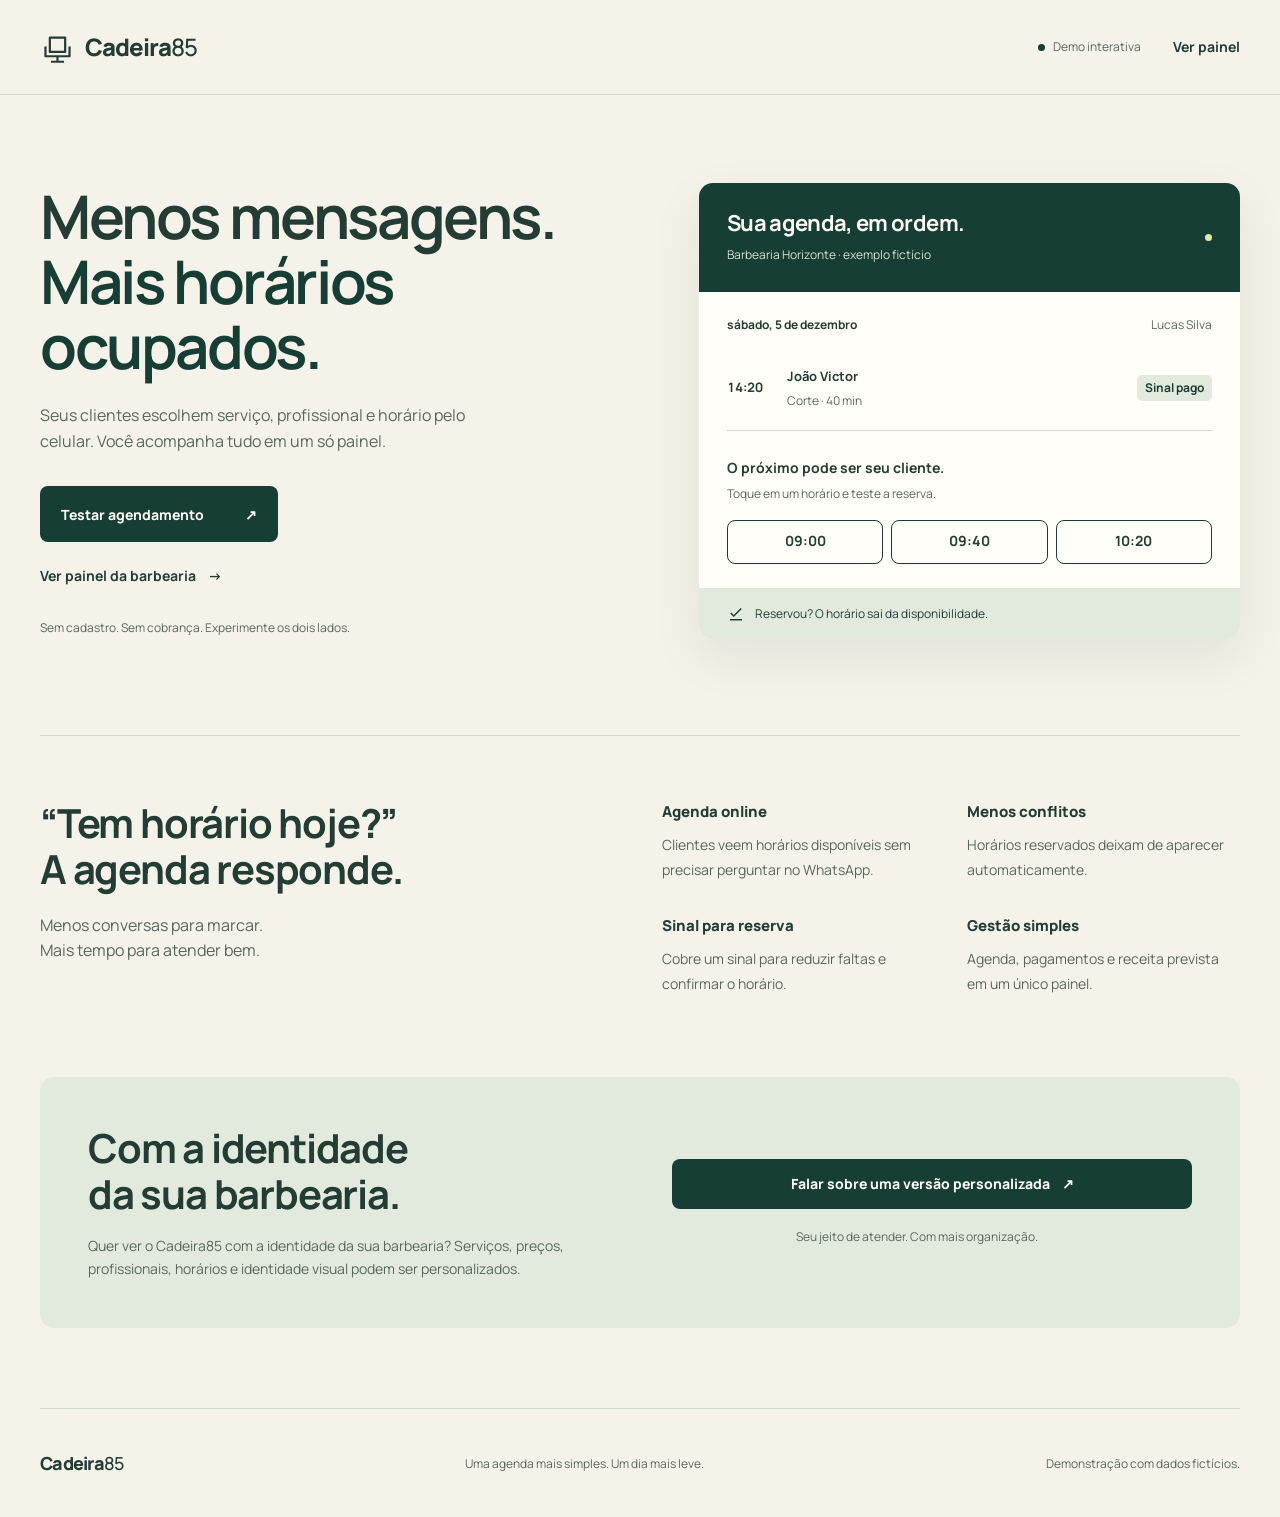
<file: index.html>
<!doctype html>
<html lang="pt-BR">
<head>
  <meta charset="utf-8">
  <meta name="viewport" content="width=device-width, initial-scale=1">
  <meta name="theme-color" content="#173e35">
  <meta name="description" content="Cadeira85: agendamento e gestão para barbearias. Teste a demonstração interativa, sem cadastro e sem cobranças.">
  <title>Menos mensagens. Mais horários ocupados — Cadeira85</title>
  <link rel="icon" href="assets/favicon.svg" type="image/svg+xml">
  <link rel="preload" href="assets/fonts/manrope.ttf" as="font" type="font/ttf" crossorigin>
  <link rel="stylesheet" href="styles.css">
</head>
<body class="landing"><a class="skip-link" href="#main">Pular para o conteúdo</a><header class="site-header"><nav class="container nav" aria-label="Navegação principal"><a class="brand" href="index.html" aria-label="Cadeira85, início"><svg class="brand-mark" viewBox="0 0 32 32" fill="none" aria-hidden="true"><path d="M9 7h14v13H9zM5 15v9h22v-9M16 24v5M10 29h12" stroke="currentColor" stroke-width="2" stroke-linejoin="round"/></svg>Cadeira<span>85</span></a><div class="nav-end"><span class="demo-label">Demo interativa</span><a class="text-link" href="painel.html">Ver painel</a></div></nav></header><main id="main">
<section class="container hero">
  <div class="hero-copy"><h1>Menos mensagens.<br><span>Mais horários ocupados.</span></h1>
  <p>Seus clientes escolhem serviço, profissional e horário pelo celular. Você acompanha tudo em um só painel.</p>
  <div class="hero-actions"><a class="btn primary" href="agendar.html">Testar agendamento <span aria-hidden="true">↗</span></a><a class="text-link" href="painel.html">Ver painel da barbearia <span aria-hidden="true">→</span></a></div>
  <p class="fine-print">Sem cadastro. Sem cobrança. Experimente os dois lados.</p></div>
  <section class="agenda-preview" aria-label="Prévia interativa da agenda">
    <div class="preview-heading"><div><h2>Sua agenda, em ordem.</h2><p><span data-business>Barbearia Horizonte</span> · exemplo fictício</p></div><span class="live-dot" aria-hidden="true"></span></div>
    <div class="preview-date"><strong id="previewDate">Próximos horários</strong><span>Lucas Silva</span></div>
    <div id="previewBookings"><div class="preview-entry"><time>14:20</time><div><strong>João Victor</strong><span>Corte · 40 min</span></div><span class="badge signal_paid">Sinal pago</span></div>
    <div class="preview-entry"><time>15:40</time><div><strong>Bruno Almeida</strong><span>Corte + Barba · 60 min</span></div><span class="badge confirmed">Confirmado</span></div>
    </div><div class="preview-available"><div><strong>O próximo pode ser seu cliente.</strong><p>Toque em um horário e teste a reserva.</p></div><div id="previewSlots" class="preview-slots"></div></div>
    <div class="preview-footer"><svg viewBox="0 0 24 24" fill="none" aria-hidden="true"><path d="m5 12 4 4L19 6M4 21h16" stroke="currentColor" stroke-width="2"/></svg>Reservou? O horário sai da disponibilidade.</div>
  </section>
</section>
<section class="benefits container" aria-labelledby="benefitsTitle"><div class="benefits-intro"><h2 id="benefitsTitle">“Tem horário hoje?”<br>A agenda responde.</h2><p>Menos conversas para marcar.<br>Mais tempo para atender bem.</p></div><dl class="benefit-list"><div><dt>Agenda online</dt><dd>Clientes veem horários disponíveis sem precisar perguntar no WhatsApp.</dd></div><div><dt>Menos conflitos</dt><dd>Horários reservados deixam de aparecer automaticamente.</dd></div><div><dt>Sinal para reserva</dt><dd>Cobre um sinal para reduzir faltas e confirmar o horário.</dd></div><div><dt>Gestão simples</dt><dd>Agenda, pagamentos e receita prevista em um único painel.</dd></div></dl></section>
<section class="container commercial"><div><h2>Com a identidade<br>da sua barbearia.</h2><p>Quer ver o Cadeira85 com a identidade da sua barbearia? Serviços, preços, profissionais, horários e identidade visual podem ser personalizados.</p></div><div class="commercial-action"><button class="btn primary" id="contactBtn">Falar sobre uma versão personalizada <span aria-hidden="true">↗</span></button><p>Seu jeito de atender. Com mais organização.</p><p id="contactNotice" class="notice" role="status" hidden>O contato comercial ainda não foi configurado nesta demonstração. Fale com quem compartilhou este link com você.</p></div></section>
</main><footer class="container footer"><a class="brand" href="index.html">Cadeira<span>85</span></a><span>Uma agenda mais simples. Um dia mais leve.</span><small>Demonstração com dados fictícios.</small></footer><div id="toast" class="toast" role="status" hidden></div><script type="module" src="landing.js"></script></body></html>
</file>
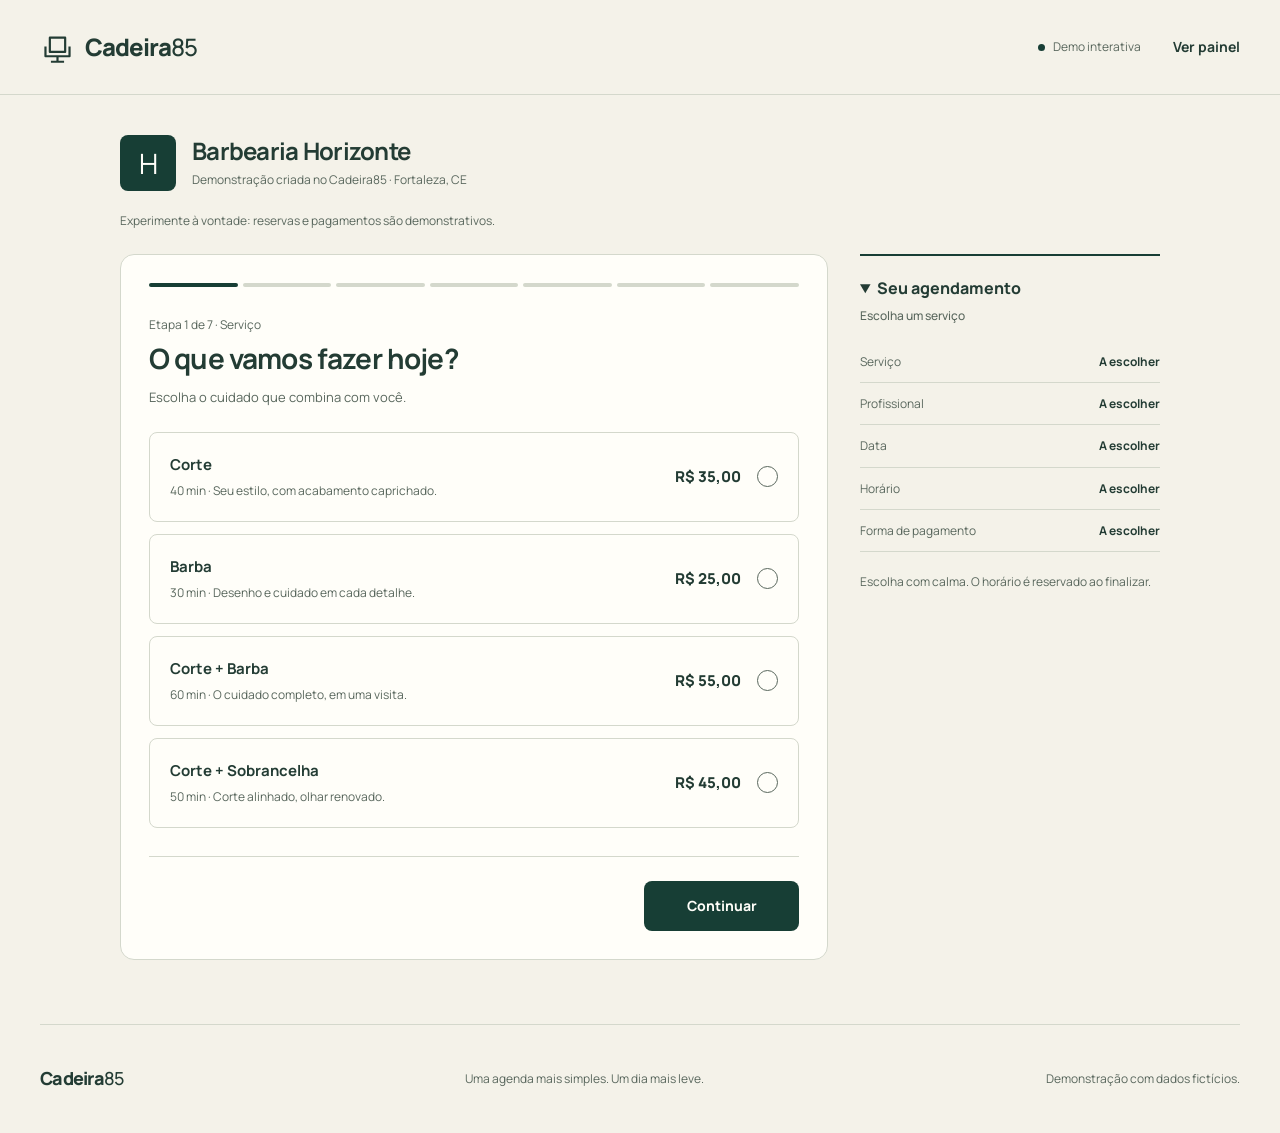
<file: agendar.html>
<!doctype html>
<html lang="pt-BR">
<head>
  <meta charset="utf-8">
  <meta name="viewport" content="width=device-width, initial-scale=1">
  <meta name="theme-color" content="#173e35">
  <meta name="description" content="Cadeira85: agendamento e gestão para barbearias. Teste a demonstração interativa, sem cadastro e sem cobranças.">
  <title>Agende seu horário — Cadeira85</title>
  <link rel="icon" href="assets/favicon.svg" type="image/svg+xml">
  <link rel="preload" href="assets/fonts/manrope.ttf" as="font" type="font/ttf" crossorigin>
  <link rel="stylesheet" href="styles.css">
</head>
<body><a class="skip-link" href="#main">Pular para o conteúdo</a><header class="site-header"><nav class="container nav" aria-label="Navegação principal"><a class="brand" href="index.html" aria-label="Cadeira85, início"><svg class="brand-mark" viewBox="0 0 32 32" fill="none" aria-hidden="true"><path d="M9 7h14v13H9zM5 15v9h22v-9M16 24v5M10 29h12" stroke="currentColor" stroke-width="2" stroke-linejoin="round"/></svg>Cadeira<span>85</span></a><div class="nav-end"><span class="demo-label">Demo interativa</span><a class="text-link" href="painel.html">Ver painel</a></div></nav></header><main id="main" class="container booking-main">
<div class="shop-heading"><div class="shop-avatar" aria-hidden="true">H</div><div><h1 data-business>Barbearia Horizonte</h1><p>Demonstração criada no Cadeira85 · Fortaleza, CE</p></div></div>
<p class="demo-note">Experimente à vontade: reservas e pagamentos são demonstrativos.</p><p id="globalError" class="notice error" role="alert" hidden></p><noscript><p class="notice">Ative o JavaScript para usar a demonstração interativa.</p></noscript>
<div id="bookingExperience" class="booking-layout"><section class="booking-sheet" aria-label="Etapas do agendamento">
  <ol id="progress" class="progress" aria-label="Progresso do agendamento"></ol>
  <div class="step-heading"><p id="stepCount" class="step-count"></p><h2 id="stepTitle" tabindex="-1"></h2><p id="stepDescription"></p></div>
  <div id="stepContent"></div>
  <p id="stepError" class="notice error" role="alert" hidden></p>
  <div class="step-actions"><button id="backBtn" class="btn secondary">Voltar</button><button id="nextBtn" class="btn primary">Continuar</button></div>
</section><aside class="booking-summary"><details id="summaryDetails"><summary>Seu agendamento <span id="summaryCompact">Escolha um serviço</span></summary><div id="summaryContent"></div></details><p class="summary-help">Escolha com calma. O horário é reservado ao finalizar.</p></aside></div>
<section id="confirmation" class="confirmation" hidden aria-labelledby="successTitle"></section>
</main><footer class="container footer"><a class="brand" href="index.html">Cadeira<span>85</span></a><span>Uma agenda mais simples. Um dia mais leve.</span><small>Demonstração com dados fictícios.</small></footer><div id="toast" class="toast" role="status" hidden></div><script type="module" src="booking.js"></script></body></html>
</file>
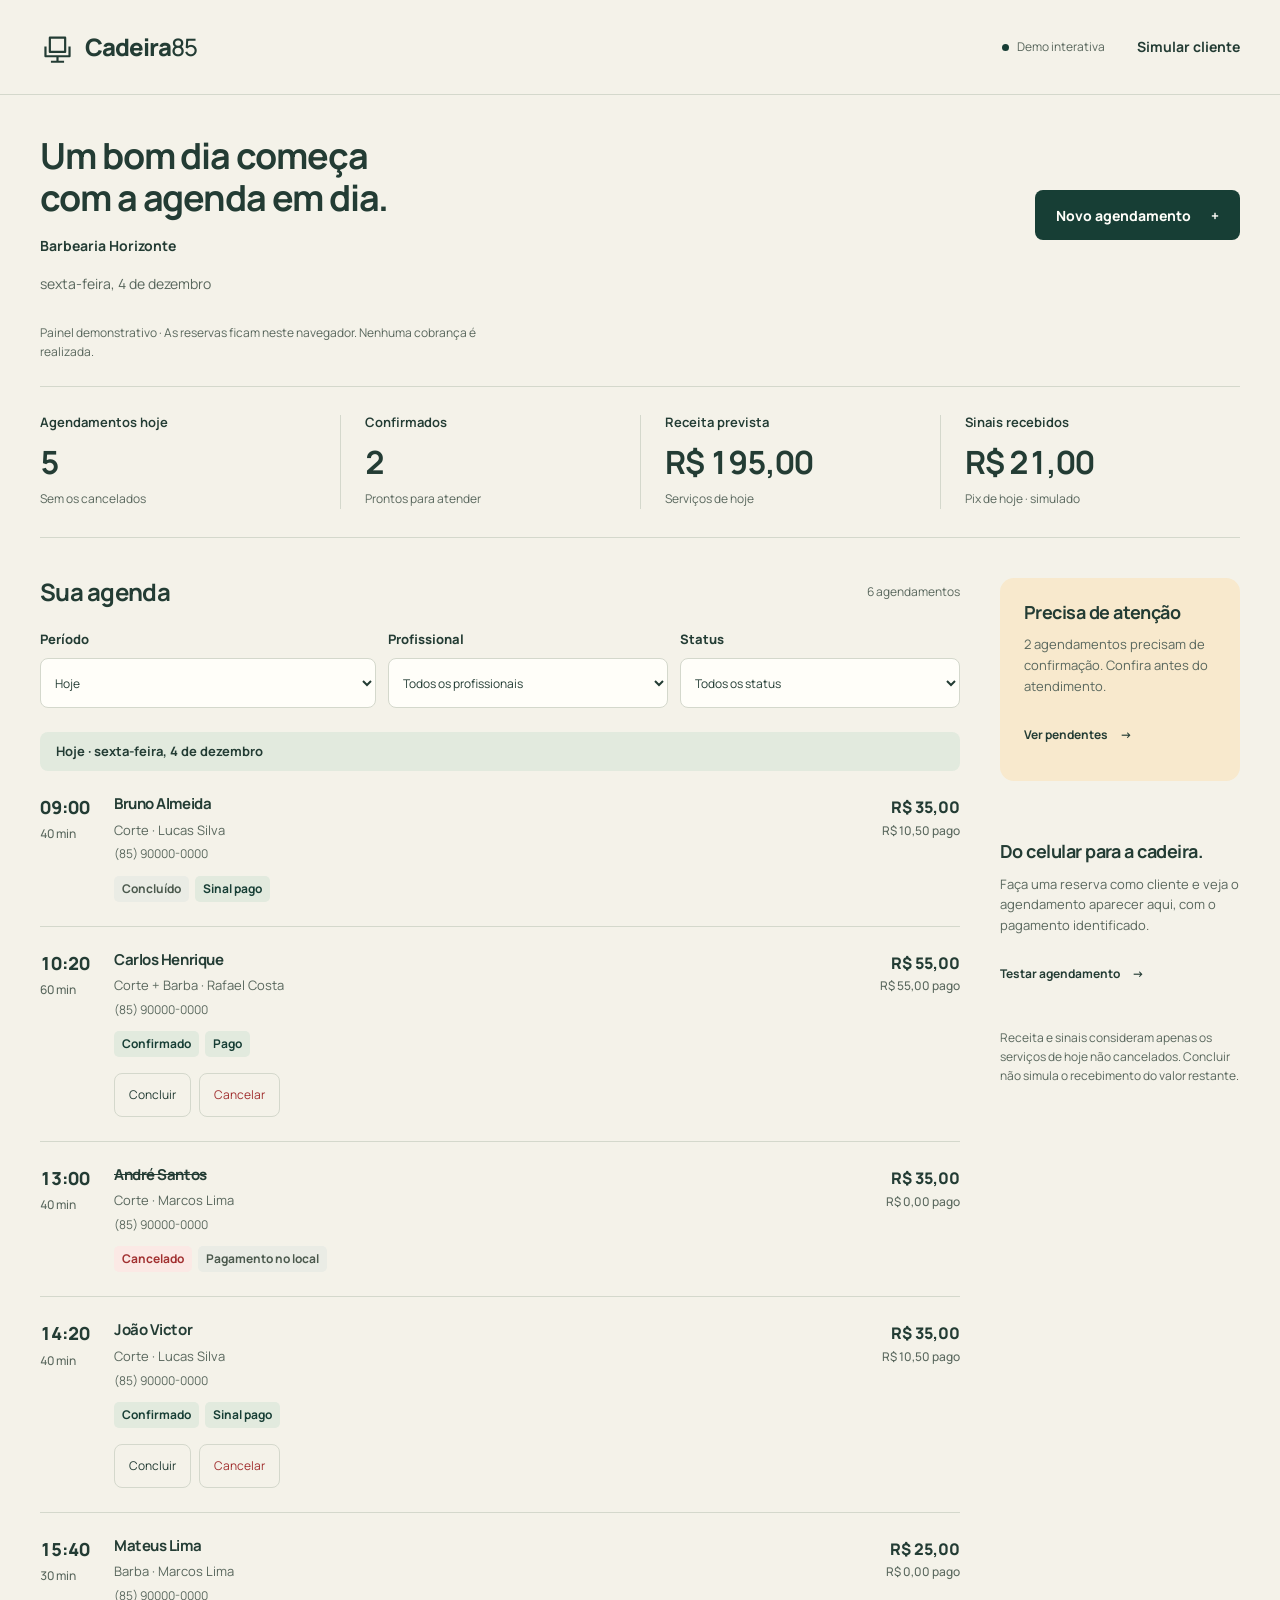
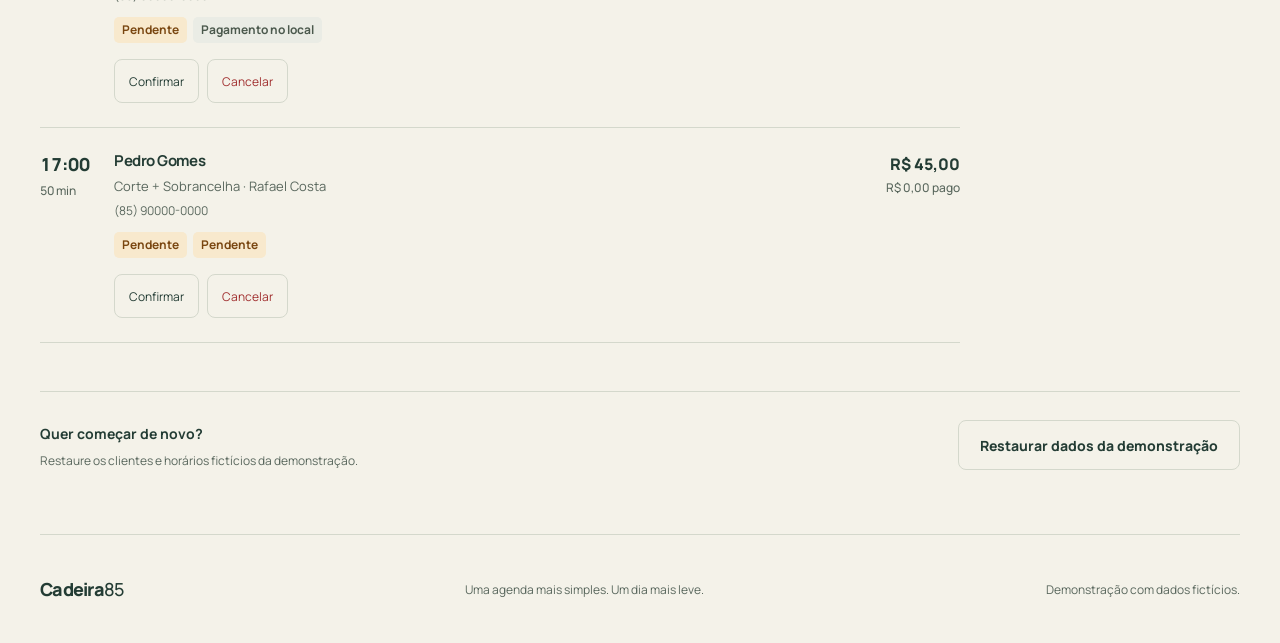
<file: painel.html>
<!doctype html>
<html lang="pt-BR">
<head>
  <meta charset="utf-8">
  <meta name="viewport" content="width=device-width, initial-scale=1">
  <meta name="theme-color" content="#173e35">
  <meta name="description" content="Cadeira85: agendamento e gestão para barbearias. Teste a demonstração interativa, sem cadastro e sem cobranças.">
  <title>Painel da barbearia — Cadeira85</title>
  <link rel="icon" href="assets/favicon.svg" type="image/svg+xml">
  <link rel="preload" href="assets/fonts/manrope.ttf" as="font" type="font/ttf" crossorigin>
  <link rel="stylesheet" href="styles.css">
</head>
<body class="dashboard"><a class="skip-link" href="#main">Pular para o conteúdo</a><header class="site-header"><nav class="container nav" aria-label="Navegação principal"><a class="brand" href="index.html" aria-label="Cadeira85, início"><svg class="brand-mark" viewBox="0 0 32 32" fill="none" aria-hidden="true"><path d="M9 7h14v13H9zM5 15v9h22v-9M16 24v5M10 29h12" stroke="currentColor" stroke-width="2" stroke-linejoin="round"/></svg>Cadeira<span>85</span></a><div class="nav-end"><span class="demo-label">Demo interativa</span><a class="text-link" href="agendar.html">Simular cliente</a></div></nav></header><main id="main" class="container dashboard-main">
<div class="dashboard-heading"><div><h1>Um bom dia começa<br>com a agenda em dia.</h1><p class="shop-name" data-business>Barbearia Horizonte</p><p id="todayLabel"></p></div><a class="btn primary" href="agendar.html">Novo agendamento <span aria-hidden="true">+</span></a></div>
<p class="demo-note">Painel demonstrativo · As reservas ficam neste navegador. Nenhuma cobrança é realizada.</p><p id="globalError" class="notice error" role="alert" hidden></p><noscript><p class="notice">Ative o JavaScript para usar a demonstração interativa.</p></noscript>
<section class="metrics" aria-label="Resumo de hoje"><article><h2>Agendamentos hoje</h2><strong id="kpiBookings">—</strong><p>Sem os cancelados</p></article><article><h2>Confirmados</h2><strong id="kpiConfirmed">—</strong><p>Prontos para atender</p></article><article><h2>Receita prevista</h2><strong id="kpiRevenue">—</strong><p>Serviços de hoje</p></article><article><h2>Sinais recebidos</h2><strong id="kpiDeposits">—</strong><p>Pix de hoje · simulado</p></article></section>
<div class="dashboard-layout"><section class="attention"><h2>Precisa de atenção</h2><p id="attentionText"></p><button class="text-link" id="pendingBtn">Ver pendentes <span aria-hidden="true">→</span></button></section><section class="schedule" aria-labelledby="agendaTitle"><div class="schedule-heading"><h2 id="agendaTitle">Sua agenda</h2><span id="resultCount"></span></div><div class="filters"><div class="field"><label for="dateFilter">Período</label><select id="dateFilter"><option value="all">Todos os agendamentos</option><option value="today" selected>Hoje</option><option value="tomorrow">Amanhã</option></select></div><div class="field"><label for="barberFilter">Profissional</label><select id="barberFilter"><option value="all">Todos os profissionais</option></select></div><div class="field"><label for="statusFilter">Status</label><select id="statusFilter"><option value="all">Todos os status</option><option value="pending">Pendentes</option><option value="confirmed">Confirmados</option><option value="completed">Concluídos</option><option value="cancelled">Cancelados</option></select></div></div><div id="appointments"></div></section>
<aside class="day-aside"><section class="owner-tip"><h2>Do celular para a cadeira.</h2><p>Faça uma reserva como cliente e veja o agendamento aparecer aqui, com o pagamento identificado.</p><a class="text-link" href="agendar.html">Testar agendamento <span aria-hidden="true">→</span></a></section><p class="fine-print">Receita e sinais consideram apenas os serviços de hoje não cancelados. Concluir não simula o recebimento do valor restante.</p></aside></div>
<div class="reset-area"><div><strong>Quer começar de novo?</strong><p>Restaure os clientes e horários fictícios da demonstração.</p></div><button class="btn secondary" id="resetBtn">Restaurar dados da demonstração</button></div>
</main><dialog id="confirmDialog" aria-labelledby="dialogTitle" aria-describedby="dialogMessage"><form method="dialog"><h2 id="dialogTitle"></h2><p id="dialogMessage"></p><div class="actions"><button class="btn secondary" id="dialogCancel" value="cancel">Voltar</button><button class="btn danger" id="dialogAccept" value="confirm">Confirmar</button></div></form></dialog><footer class="container footer"><a class="brand" href="index.html">Cadeira<span>85</span></a><span>Uma agenda mais simples. Um dia mais leve.</span><small>Demonstração com dados fictícios.</small></footer><div id="toast" class="toast" role="status" hidden></div><script type="module" src="admin.js"></script></body></html>
</file>
<file: styles.css>
@font-face {
  font-family:Manrope;
  src:url('assets/fonts/manrope.ttf') format('truetype');
  font-weight:200 800;
  font-display:swap}

:root {
  --paper:#f4f2e9;
  --surface:#fffef9;
  --ink:#233c34;
  --muted:#59675d;
  --green:#173e35;
  --green-hover:#265448;
  --soft-green:#e2eade;
  --line:#d4d8cc;
  --lime:#dceba5;
  --rust:#8e472a;
  --warning-bg:#f8e9cd;
  --danger:#a13030;
  --danger-bg:#fbe9e5;
  --white:#fffef9;
  --radius:14px;
  --small-radius:8px;
  --shadow:0 18px 50px #173e3515;
  --space-1:4px;
  --space-2:8px;
  --space-3:12px;
  --space-4:16px;
  --space-5:24px;
  --space-6:32px;
  --space-7:48px;
  --space-8:64px;
  --space-9:96px;
  --font-body:Manrope,sans-serif;
  --font-small:.75rem;
  --font-body-size:1rem;
  --ease:cubic-bezier(.16,1,.3,1);
  color-scheme:light}

* {
  box-sizing:border-box}
body {
  margin:0;
  background:var(--paper);
  color:var(--ink);
  font-family:var(--font-body);
  font-size:var(--space-4);
  line-height:1.6;
  -webkit-font-smoothing:antialiased}
button,input,select {
  font:inherit}
button,a,input,select,summary {
  -webkit-tap-highlight-color:transparent}
button,a {
  touch-action:manipulation}
a {
  color:inherit;
  text-decoration:none}
button {
  color:inherit}
button:not(:disabled),summary {
  cursor:pointer}
button:disabled {
  cursor:not-allowed}
button {
  border:0}
h1,h2,h3,p {
  margin:0}
h1,h2,h3 {
  line-height:1.16;
  letter-spacing:-.03em;
  text-wrap:balance}
h1 {
  font-size:2.25rem}
h2 {
  font-size:1.5rem}
h3 {
  font-size:1rem}
p {
  max-width:70ch}
svg {
  display:block;
  width:var(--space-5);
  height:var(--space-5);
  flex-shrink:0}
::selection {
  background:var(--green);
  color:var(--white)}
:focus-visible {
  outline:3px solid var(--rust);
  outline-offset:4px}
input {
  caret-color:var(--green)}
html {
  scrollbar-color:var(--muted) var(--paper);
  scroll-padding-top:var(--space-5)}
a {
  text-underline-offset:5px}
[hidden] {
  display:none!important}
.container {
  width:min(1200px,calc(100% - var(--space-8)));
  margin-inline:auto}
.site-header {
  border-bottom:1px solid var(--line)}
.nav {
  display:flex;
  align-items:center;
  justify-content:space-between;
  gap:20px;
  min-height:94px}
.brand {
  display:inline-flex;
  min-height:44px;
  align-items:center;
  font-size:1.5rem;
  font-weight:800;
  letter-spacing:-.04em;
  white-space:nowrap}
.brand>span {
  font-weight:500}
.brand-mark {
  width:35px;
  height:35px;
  margin-right:10px}
.nav-end {
  display:flex;
  align-items:center;
  gap:var(--space-6)}
.demo-label {
  font-size:var(--font-small);
  color:var(--muted);
  display:flex;
  gap:var(--space-2);
  align-items:center}
.demo-label:before,.live-dot {
  content:'';
  width:7px;
  height:7px;
  border-radius:50%;
  background:var(--green);
  flex-shrink:0}
.text-link {
  display:inline-flex;
  gap:var(--space-3);
  align-items:center;
  min-height:44px;
  background:transparent;
  padding:0;
  font-weight:700;
  font-size:.875rem}
.text-link:hover {
  text-decoration:underline}
.btn {
  display:inline-flex;
  align-items:center;
  justify-content:center;
  gap:20px;
  min-height:50px;
  padding:13px 21px;
  border-radius:var(--small-radius);
  font-size:.875rem;
  font-weight:750;
  line-height:1.5;
  text-align:center;
  transition:background-color .18s var(--ease),transform .18s var(--ease)}
.btn:active {
  transform:translateY(1px)}
.primary {
  background:var(--green);
  color:var(--white)}
.primary:hover {
  background:var(--green-hover)}
.secondary {
  background:transparent;
  border:1px solid var(--line)}
.secondary:hover {
  background:var(--soft-green)}
.danger {
  background:var(--danger);
  color:var(--white)}
.btn:disabled {
  background:var(--line);
  color:var(--muted)}
.skip-link {
  clip-path:inset(50%);
  width:1px;
  height:1px;
  overflow:hidden;
  position:fixed;
  left:var(--space-4);
  top:-80px;
  z-index:100;
  background:var(--white);
  padding:var(--space-3)}
.skip-link:focus {
  clip-path:none;
  width:auto;
  height:auto;
  overflow:visible;
  top:var(--space-3)}
.fine-print,.demo-note {
  font-size:var(--font-small);
  color:var(--muted)}
.notice {
  padding:var(--space-4);
  background:var(--soft-green);
  border-radius:var(--small-radius);
  font-size:.875rem;
  line-height:1.6;
  margin-block:var(--space-4);
  overflow-wrap:anywhere}
.notice.error {
  background:var(--danger-bg);
  color:var(--danger)}
.footer {
  display:flex;
  align-items:center;
  justify-content:space-between;
  gap:var(--space-5);
  border-top:1px solid var(--line);
  padding-block:var(--space-6);
  color:var(--muted);
  font-size:var(--font-small)}
.footer .brand {
  font-size:1.125rem;
  color:var(--ink)}
.footer small {
  font-size:inherit}
.toast {
  position:fixed;
  bottom:var(--space-5);
  left:50%;
  transform:translateX(-50%);
  max-width:calc(100% - var(--space-6));
  width:max-content;
  background:var(--green);
  color:var(--white);
  padding:14px 22px;
  border-radius:var(--small-radius);
  box-shadow:var(--shadow);
  z-index:100;
  font-size:.875rem}

/* Landing: the agenda is the demonstration, not decorative imagery. */
.hero {
  display:grid;
  grid-template-columns:1.1fr 1fr;
  align-items:center;
  gap:var(--space-8);
  padding-block:88px var(--space-9)}
.hero h1 {
  font-size:clamp(2.75rem,4.7vw,4.5rem);
  line-height:1.08;
  font-weight:650;
  letter-spacing:-.04em}
.hero h1 span {
  color:var(--green)}
.hero-copy>p {
  font-size:1rem;
  max-width:45ch;
  margin-top:var(--space-5);
  color:var(--muted)}
.hero-actions {
  display:flex;
  align-items:flex-start;
  flex-direction:column;
  gap:var(--space-3);
  margin-top:var(--space-6)}
.hero-actions .primary {
  min-width:238px;
  justify-content:space-between;
  min-height:56px}
.hero-copy>.fine-print {
  font-size:var(--font-small);
  margin-top:20px}
.agenda-preview {
  background:var(--surface);
  border-radius:var(--radius);
  box-shadow:var(--shadow);
  overflow:hidden}
.preview-heading {
  padding:28px;
  background:var(--green);
  color:var(--white);
  display:flex;
  justify-content:space-between;
  align-items:center;
  gap:var(--space-4)}
.preview-heading h2 {
  font-size:1.375rem}
.preview-heading p {
  font-size:var(--font-small);
  color:#d5e2d7;
  margin-top:var(--space-2)}
.preview-heading .live-dot {
  background:var(--lime)}
.preview-date {
  display:flex;
  justify-content:space-between;
  gap:var(--space-4);
  padding:23px 28px var(--space-3);
  font-size:var(--font-small)}
.preview-date span {
  color:var(--muted)}
.preview-empty {
  padding:20px 28px;
  font-size:.875rem}
.preview-entry {
  margin:0 28px;
  display:grid;
  grid-template-columns:44px 1fr auto;
  gap:var(--space-4);
  align-items:center;
  padding:20px 0;
  border-bottom:1px solid var(--line);
  font-size:.8125rem}
.preview-entry time {
  font-variant-numeric:tabular-nums;
  font-weight:700}
.preview-entry div>span {
  display:block;
  color:var(--muted);
  font-size:var(--font-small);
  margin-top:4px}
.preview-available {
  padding:var(--space-5) 28px}
.preview-available strong {
  font-size:.875rem}
.preview-available p {
  font-size:var(--font-small);
  color:var(--muted);
  margin-top:4px}
.preview-slots {
  display:flex;
  gap:var(--space-2);
  margin-top:var(--space-4)}
.preview-slots a {
  min-height:44px;
  display:grid;
  place-items:center;
  flex:1;
  border:1px solid var(--green);
  border-radius:var(--small-radius);
  font-size:.875rem;
  font-weight:700}
.preview-slots a:hover {
  background:var(--green);
  color:var(--white)}
.preview-footer {
  padding:var(--space-4) 28px;
  display:flex;
  align-items:center;
  gap:10px;
  background:var(--soft-green);
  font-size:var(--font-small)}
.preview-footer svg {
  width:18px;
  height:18px}
.benefits {
  border-top:1px solid var(--line);
  display:grid;
  grid-template-columns:1fr 1.1fr;
  gap:var(--space-9);
  padding-block:var(--space-8) 80px}
.benefits h2 {
  font-size:2.5rem}
.benefits-intro p {
  margin-top:20px;
  color:var(--muted)}
.benefit-list {
  margin:0;
  display:grid;
  grid-template-columns:1fr 1fr;
  gap:var(--space-6)}
.benefit-list dt {
  font-weight:800;
  margin-bottom:var(--space-2);
  font-size:.9375rem}
.benefit-list dd {
  margin:0;
  font-size:.875rem;
  color:var(--muted);
  line-height:1.8}
.commercial {
  background:var(--soft-green);
  padding:var(--space-7);
  display:grid;
  grid-template-columns:1fr 1fr;
  gap:var(--space-8);
  align-items:center;
  margin-bottom:80px;
  border-radius:var(--radius)}
.commercial h2 {
  font-size:2.5rem}
.commercial p {
  font-size:.875rem;
  margin-top:18px;
  color:var(--muted)}
.commercial-action>.btn {
  width:100%;
  gap:var(--space-3)}
.commercial-action>p {
  font-size:var(--font-small);
  text-align:center}

/* Shared scheduling primitives */
.badge {
  display:inline-flex;
  align-items:center;
  gap:5px;
  width:fit-content;
  border-radius:5px;
  padding:4px var(--space-2);
  line-height:1.5;
  font-size:var(--font-small);
  font-weight:700;
  white-space:nowrap}
.confirmed,.signal_paid,.paid {
  background:var(--soft-green);
  color:var(--green)}
.pending {
  background:var(--warning-bg);
  color:#794610}
.cancelled {
  background:var(--danger-bg);
  color:var(--danger)}
.completed,.local {
  background:#eaece5;
  color:#4b594d}
.field {
  display:grid;
  gap:var(--space-2)}
.field label {
  font-size:.8125rem;
  font-weight:750}
.field input,.field select,select {
  width:100%;
  min-height:50px;
  padding:var(--space-3) 14px;
  border:1px solid var(--line);
  border-radius:var(--small-radius);
  background:var(--surface);
  color:var(--ink);
  min-width:0}
.field input::placeholder {
  color:var(--muted)}
.field small {
  font-size:var(--font-small);
  color:var(--muted)}
.field input[aria-invalid=true] {
  border-color:var(--danger)}
.field-error {
  color:var(--danger)!important}
.form-fields {
  display:grid;
  gap:var(--space-5)}
.choice-list {
  display:grid;
  gap:var(--space-3)}
.choice {
  position:relative;
  display:flex;
  align-items:center;
  gap:var(--space-4);
  text-align:left;
  padding:20px;
  border:1px solid var(--line);
  border-radius:var(--small-radius);
  background:var(--surface);
  width:100%;
  min-height:90px;
  transition:background-color .18s var(--ease),border-color .18s var(--ease)}
.choice:hover {
  background:var(--paper);
  border-color:var(--muted)}
.choice[aria-pressed=true] {
  border-color:var(--green);
  background:var(--soft-green)}
.choice:after {
  content:'';
  width:19px;
  height:19px;
  border:1px solid var(--muted);
  border-radius:50%;
  margin-left:auto;
  flex-shrink:0}
.choice[aria-pressed=true]:after {
  border:6px solid var(--green);
  background:var(--white)}
.choice-main {
  display:block;
  flex:1;
  min-width:0}
.choice strong {
  font-size:.9375rem;
  display:block}
.choice small {
  font-size:var(--font-small);
  color:var(--muted);
  display:block;
  margin-top:4px}
.choice .price {
  font-size:.9375rem;
  font-weight:800;
  white-space:nowrap}
.avatar {
  width:var(--space-7);
  height:var(--space-7);
  border-radius:50%;
  background:var(--soft-green);
  color:var(--green);
  display:grid;
  place-items:center;
  font-size:.8125rem;
  font-weight:800;
  flex-shrink:0}
.choice:nth-child(2) .avatar {
  background:#eee2d1;
  color:#73512f}
.choice:nth-child(3) .avatar {
  background:#e3e6ed;
  color:#47576d}
.availability {
  color:var(--green)!important}
.booking-main {
  max-width:1040px;
  padding-block:40px var(--space-8)}
.shop-heading {
  display:flex;
  align-items:center;
  gap:var(--space-4)}
.shop-avatar {
  height:56px;
  width:56px;
  display:grid;
  place-items:center;
  background:var(--green);
  color:var(--white);
  font-size:1.75rem;
  border-radius:var(--small-radius);
  flex-shrink:0}
.shop-heading h1 {
  font-size:1.5rem}
.shop-heading p {
  font-size:var(--font-small);
  color:var(--muted);
  margin-top:5px}
.booking-main>.demo-note {
  margin-top:20px}
.booking-layout {
  display:grid;
  grid-template-columns:minmax(0,1fr) 300px;
  gap:var(--space-6);
  align-items:start;
  margin-top:var(--space-5)}
.booking-sheet {
  background:var(--surface);
  border:1px solid var(--line);
  border-radius:var(--radius);
  padding:28px}
.progress {
  list-style:none;
  padding:0;
  margin:0;
  display:flex;
  gap:5px}
.progress li {
  flex:1;
  height:4px;
  background:var(--line);
  border-radius:2px}
.progress li.current,.progress li.done {
  background:var(--green)}
.step-heading {
  margin-block:28px var(--space-5)}
.step-count {
  font-size:var(--font-small);
  color:var(--muted);
  margin-bottom:var(--space-2)}
.step-heading h2 {
  font-size:1.75rem}
.step-heading>p:last-child {
  font-size:.8125rem;
  color:var(--muted);
  margin-top:var(--space-3)}
.step-actions {
  display:flex;
  justify-content:space-between;
  gap:var(--space-4);
  margin-top:28px;
  padding-top:var(--space-5);
  border-top:1px solid var(--line)}
.step-actions .primary {
  margin-left:auto;
  min-width:155px}
.booking-summary {
  position:sticky;
  top:var(--space-5);
  border-top:2px solid var(--green);
  padding-top:20px}
.booking-summary summary {
  font-size:1rem;
  font-weight:750;
  list-style-position:inside;
  min-height:44px}
.booking-summary summary>span {
  display:block;
  font-size:var(--font-small);
  color:var(--muted);
  font-weight:500;
  margin-top:4px}
.summary-help {
  font-size:var(--font-small);
  color:var(--muted);
  margin-top:20px}
.summary-rows {
  margin:var(--space-4) 0 0}
.summary-rows>div {
  display:flex;
  justify-content:space-between;
  gap:20px;
  padding-block:11px;
  border-bottom:1px solid var(--line);
  font-size:var(--font-small)}
.summary-rows dt {
  color:var(--muted);
  flex-shrink:0}
.summary-rows dd {
  margin:0;
  text-align:right;
  font-weight:700;
  overflow-wrap:anywhere}
.summary-rows .total {
  font-size:1rem;
  padding-block:var(--space-4)}
.summary-rows .total dt {
  color:var(--ink);
  font-weight:800}
.summary-rows .pay-now {
  color:var(--green)}
.date-grid {
  display:grid;
  grid-template-columns:repeat(4,1fr);
  gap:10px}
.date-choice,.time-choice {
  border:1px solid var(--line);
  background:var(--surface);
  border-radius:var(--small-radius);
  min-height:54px;
  padding:10px 5px;
  font-size:.8125rem;
  text-align:center}
.date-choice strong {
  display:block;
  font-size:1.125rem}
.date-choice span,.date-choice small {
  display:block;
  font-size:var(--font-small)}
.date-choice[aria-pressed=true],.time-choice[aria-pressed=true] {
  background:var(--green);
  color:var(--white);
  border-color:var(--green)}
.date-choice:hover:not(:disabled),.time-choice:hover:not(:disabled) {
  border-color:var(--green)}
.date-choice:disabled,.time-choice:disabled {
  background:#eceee6;
  color:#70776c;
  border-style:dashed}
.date-choice:disabled strong,.time-choice:disabled>span {
  text-decoration:line-through}
.time-choice small {
  display:block;
  font-size:var(--font-small)}
.time-grid {
  display:grid;
  grid-template-columns:repeat(4,1fr);
  gap:10px}
.date-context {
  font-size:.875rem;
  font-weight:700;
  margin-bottom:var(--space-4)}
.payment-info {
  margin-top:20px}
.payment-info h3 {
  font-size:1rem}
.payment-info>p {
  font-size:.8125rem;
  margin-top:var(--space-2);
  color:var(--muted)}
.payment-amount {
  display:block;
  font-size:2rem;
  font-weight:800;
  margin-block:var(--space-3)}
.qr-demo {
  display:grid;
  grid-template-columns:repeat(15,1fr);
  gap:2px;
  padding:14px;
  width:150px;
  height:150px;
  position:relative;
  background:var(--white);
  margin:20px auto;
  border:1px solid var(--line)}
.qr-demo i {
  background:var(--green)}
.qr-demo i:nth-child(3n),.qr-demo i:nth-child(7n) {
  background:var(--white)}
.qr-demo:after {
  content:'DEMO';
  position:absolute;
  inset:55px var(--space-3) auto;
  padding:5px;
  background:var(--white);
  color:var(--green);
  text-align:center;
  font-weight:800;
  letter-spacing:.12em;
  font-size:var(--font-small)}
.pix-code {
  overflow-wrap:anywhere;
  padding:var(--space-3);
  background:var(--paper);
  font-size:var(--font-small);
  margin-bottom:var(--space-3)}
.payment-info .btn {
  width:100%}
.demo-card {
  background:var(--green);
  color:var(--white);
  border-radius:var(--radius);
  padding:var(--space-5);
  margin:20px 0}
.demo-card strong {
  font-size:1rem;
  display:block;
  margin-top:var(--space-5)}
.demo-card small {
  display:block;
  font-size:var(--font-small);
  color:#d5e2d7}
.demo-card>span {
  font-size:var(--font-small);
  letter-spacing:.05em}
.confirmation {
  width:min(620px,100%);
  margin:var(--space-6) auto 0;
  background:var(--surface);
  border:1px solid var(--line);
  border-radius:var(--radius);
  padding:40px}
.success-icon {
  width:56px;
  height:56px;
  display:grid;
  place-items:center;
  background:var(--soft-green);
  color:var(--green);
  border-radius:50%;
  margin-bottom:var(--space-5)}
.success-icon svg {
  width:28px;
  height:28px}
.confirmation h2 {
  font-size:2.25rem}
.confirmation>p {
  font-size:.9375rem;
  margin-top:var(--space-4)}
.confirmation .actions {
  display:grid;
  gap:var(--space-3);
  margin-top:28px}
.confirmation .summary-rows>div {
  font-size:.8125rem}
.confirmation .success-note {
  color:var(--green);
  font-weight:700}
.receipt-status {
  display:flex;
  gap:var(--space-2);
  margin-top:20px}

/* Owner's agenda: responsive appointment rows, never a sideways table. */
.dashboard-main {
  padding-block:40px var(--space-8)}
.dashboard-heading {
  display:flex;
  justify-content:space-between;
  align-items:center;
  gap:var(--space-6)}
.shop-name {
  font-size:.875rem;
  margin-top:var(--space-4);
  font-weight:700}
.dashboard-heading h1 {
  font-size:2.25rem}
.dashboard-heading #todayLabel {
  font-size:.875rem;
  color:var(--muted);
  margin-top:var(--space-4)}
.dashboard-main>.demo-note {
  margin-top:28px}
.metrics {
  display:grid;
  grid-template-columns:repeat(4,1fr);
  border-block:1px solid var(--line);
  margin-block:var(--space-5) 40px;
  padding-block:28px}
.metrics article {
  padding-inline:var(--space-5);
  border-left:1px solid var(--line)}
.metrics article:first-child {
  padding-left:0;
  border-left:0}
.metrics h2 {
  font-size:.8125rem;
  letter-spacing:0;
  font-weight:650}
.metrics strong {
  display:block;
  font-size:2rem;
  line-height:1.3;
  margin-block:var(--space-3) 6px;
  font-variant-numeric:tabular-nums;
  letter-spacing:-.03em}
.metrics p {
  font-size:var(--font-small);
  color:var(--muted)}
.dashboard-layout {
  display:grid;
  grid-template-columns:minmax(0,1fr) 240px;
  grid-template-rows:auto 1fr;
  gap:var(--space-5) 40px}
.schedule {
  grid-column:1;
  grid-row:1/3}
.dashboard-layout>.attention {
  grid-column:2;
  grid-row:1}
.day-aside {
  grid-column:2;
  grid-row:2}
.schedule-heading {
  display:flex;
  justify-content:space-between;
  align-items:center;
  gap:var(--space-4)}
.schedule-heading>span {
  font-size:var(--font-small);
  color:var(--muted)}
.filters {
  display:grid;
  grid-template-columns:1.2fr 1fr 1fr;
  gap:var(--space-3);
  margin-block:var(--space-5)}
.filters select {
  font-size:var(--font-small);
  padding-left:10px}
.day-heading {
  font-size:.8125rem;
  padding:var(--space-3) var(--space-4);
  background:var(--soft-green);
  margin-top:var(--space-5);
  letter-spacing:0;
  border-radius:var(--small-radius)}
.appointment {
  padding:var(--space-5) 0;
  border-bottom:1px solid var(--line);
  display:grid;
  grid-template-columns:58px 1fr auto;
  gap:var(--space-4);
  align-items:start}
.appointment-time {
  font-size:1.125rem;
  font-weight:800;
  font-variant-numeric:tabular-nums;
  line-height:1.4}
.appointment-time small {
  font-size:var(--font-small);
  color:var(--muted);
  display:block;
  font-weight:500;
  margin-top:6px}
.appointment h3 {
  font-size:.9375rem;
  overflow-wrap:anywhere}
.appointment-description {
  font-size:.8125rem;
  margin-top:7px;
  color:var(--muted)}
.appointment-phone {
  font-size:var(--font-small);
  color:var(--muted);
  margin-top:4px}
.appointment-badges {
  display:flex;
  flex-wrap:wrap;
  gap:6px;
  margin-top:var(--space-3)}
.appointment-price {
  font-size:1rem;
  font-weight:800;
  text-align:right;
  white-space:nowrap}
.appointment-price small {
  display:block;
  font-size:var(--font-small);
  font-weight:500;
  color:var(--muted)}
.appointment-actions {
  display:flex;
  gap:var(--space-2);
  flex-wrap:wrap;
  grid-column:2/-1}
.appointment-actions button {
  font-size:var(--font-small);
  padding:var(--space-2) 14px;
  min-height:44px;
  border-radius:var(--small-radius);
  border:1px solid var(--line);
  background:transparent}
.appointment-actions button:hover {
  background:var(--soft-green)}
.appointment-actions button[data-action=cancelled] {
  color:var(--danger)}
.appointment.is-cancelled h3 {
  text-decoration:line-through}
.day-aside {
  padding-top:4px}
.attention {
  background:var(--warning-bg);
  padding:var(--space-5);
  border-radius:var(--radius)}
.attention h2,.owner-tip h2 {
  font-size:1.125rem}
.attention p,.owner-tip p {
  font-size:.8125rem;
  color:var(--muted);
  margin-top:var(--space-3)}
.attention .text-link,.owner-tip .text-link {
  font-size:var(--font-small);
  margin-top:var(--space-4)}
.owner-tip {
  padding-block:var(--space-6)}
.reset-area {
  display:flex;
  justify-content:space-between;
  align-items:center;
  gap:var(--space-5);
  margin-top:var(--space-7);
  border-top:1px solid var(--line);
  padding-top:28px}
.reset-area strong {
  font-size:.875rem}
.reset-area p {
  font-size:var(--font-small);
  color:var(--muted);
  margin-top:4px}
.empty {
  padding:var(--space-7) var(--space-5);
  text-align:center;
  border:1px dashed var(--line);
  border-radius:var(--radius);
  margin-top:var(--space-5)}
.empty p {
  font-size:.875rem;
  color:var(--muted);
  margin-top:var(--space-3)}
.empty .text-link {
  margin-top:var(--space-4)}
dialog {
  border:0;
  border-radius:var(--radius);
  background:var(--surface);
  color:var(--ink);
  padding:var(--space-6);
  width:min(460px,calc(100% - var(--space-6)));
  max-height:calc(100dvh - var(--space-6));
  overflow:auto;
  box-shadow:var(--shadow)}
dialog::backdrop {
  background:#132c26a6}
dialog h2 {
  font-size:1.5rem}
dialog p {
  margin-top:var(--space-4);
  font-size:.875rem;
  color:var(--muted)}
dialog .actions {
  display:flex;
  justify-content:flex-end;
  gap:var(--space-3);
  margin-top:28px}

@media(min-width:1500px) {
  .hero {
  gap:88px}
}

@media(max-width:1000px) {
  .hero {
  gap:var(--space-6);
  padding-block:var(--space-8)}
.hero h1 {
  font-size:3.25rem}
.preview-entry {
  gap:10px;
  margin-inline:20px}
.preview-heading,.preview-available {
  padding:var(--space-5) 20px}
.preview-date {
  padding-inline:20px}
.preview-entry .badge {
  font-size:var(--font-small)}
.benefits {
  gap:40px}
.commercial {
  gap:var(--space-6);
  padding:var(--space-6)}
.commercial h2,.benefits h2 {
  font-size:2rem}
.dashboard-layout {
  grid-template-columns:1fr}
.schedule,.dashboard-layout>.attention,.day-aside {
  grid-column:auto;
  grid-row:auto}
.dashboard-layout>.attention {
  display:flex;
  flex-wrap:wrap;
  align-items:center;
  justify-content:space-between;
  gap:var(--space-2) 20px}
.dashboard-layout>.attention p {
  margin-top:0}
.dashboard-layout>.attention .text-link {
  margin-top:0}
.day-aside {
  display:grid;
  grid-template-columns:1fr 1fr;
  gap:var(--space-5)}
.owner-tip {
  padding:var(--space-5) 0}
.day-aside>.fine-print {
  grid-column:1/-1}
.booking-layout {
  grid-template-columns:minmax(0,1fr) 250px;
  gap:var(--space-5)}
.booking-sheet {
  padding:var(--space-5)}
.choice {
  padding:var(--space-4);
  gap:var(--space-3)}
.metrics strong {
  font-size:1.625rem}
.metrics article {
  padding-inline:18px}
}

@media(max-width:760px) {
  .container {
  width:calc(100% - 40px)}
.nav {
  min-height:76px}
.brand {
  font-size:1.25rem}
.brand-mark {
  width:28px;
  height:28px;
  margin-right:7px}
.nav-end {
  gap:var(--space-4)}
.nav-end .demo-label {
  display:none}
.nav-end .text-link {
  font-size:var(--font-small)}
.hero {
  grid-template-columns:1fr;
  gap:40px;
  padding-block:40px var(--space-7)}
.hero h1 {
  font-size:clamp(2.5rem,8.9vw,3.5rem);
  max-width:14ch}
.hero-copy>p {
  font-size:.9375rem;
  max-width:44ch;
  margin-top:20px}
.hero-actions {
  margin-top:var(--space-5);
  gap:10px}
.hero-actions .primary {
  width:100%}
.hero-actions>.text-link {
  align-self:center}
.hero-copy>.fine-print {
  margin-top:var(--space-3);
  font-size:var(--font-small);
  text-align:center}
.agenda-preview {
  max-width:540px;
  width:100%;
  margin-inline:auto}
.preview-heading {
  padding:22px}
.preview-heading h2 {
  font-size:1.25rem}
.preview-date {
  padding:20px 22px var(--space-2)}
.preview-entry {
  padding:18px 0;
  margin-inline:22px;
  grid-template-columns:40px 1fr auto}
.preview-available {
  padding:22px}
.preview-footer {
  padding:14px 22px}
.benefits {
  grid-template-columns:1fr;
  gap:var(--space-6);
  padding-block:40px var(--space-7)}
.benefits h2 {
  font-size:2rem}
.benefits-intro p {
  font-size:.875rem;
  margin-top:var(--space-4)}
.benefit-list {
  gap:var(--space-5)}
.benefit-list dt {
  font-size:.875rem}
.benefit-list dd {
  font-size:.8125rem}
.commercial {
  grid-template-columns:1fr;
  gap:28px;
  padding:28px var(--space-5);
  margin-bottom:var(--space-7)}
.commercial h2 {
  font-size:2rem}
.commercial p {
  font-size:.8125rem}
.commercial-action>.btn {
  font-size:.8125rem}
.footer {
  flex-wrap:wrap;
  gap:var(--space-3);
  padding-block:var(--space-5)}
.footer>.brand {
  width:100%}
.footer>small {
  width:100%}
.booking-main {
  padding-top:28px}
.shop-heading {
  gap:var(--space-3)}
.shop-heading h1 {
  font-size:1.125rem}
.shop-heading p {
  font-size:var(--font-small)}
.shop-avatar {
  width:46px;
  height:46px;
  font-size:1.375rem}
.booking-main>.demo-note {
  font-size:var(--font-small)}
.booking-layout {
  display:flex;
  flex-direction:column;
  gap:20px}
.booking-sheet {
  width:100%;
  padding:var(--space-5) 20px}
.booking-summary {
  position:static;
  order:-1;
  width:100%;
  padding:14px var(--space-4);
  border:1px solid var(--line);
  border-radius:var(--small-radius);
  background:var(--surface)}
.booking-summary summary {
  font-size:.8125rem;
  min-height:44px}
.booking-summary summary>span {
  display:inline;
  margin-left:var(--space-2);
  font-size:var(--font-small)}
.summary-help {
  display:none}
.step-heading {
  margin-top:var(--space-5)}
.step-heading h2 {
  font-size:1.5rem}
.step-heading>p:last-child {
  font-size:var(--font-small)}
.choice strong {
  font-size:.8125rem}
.choice small {
  font-size:var(--font-small)}
.choice .price {
  font-size:.8125rem}
.choice {
  min-height:84px;
  padding:var(--space-4) var(--space-3);
  gap:10px}
.choice:after {
  width:var(--space-4);
  height:var(--space-4)}
.choice[aria-pressed=true]:after {
  border-width:5px}
.choice .avatar {
  width:40px;
  height:40px}
.date-grid {
  grid-template-columns:repeat(4,1fr);
  gap:var(--space-2)}
.time-grid {
  grid-template-columns:repeat(3,1fr);
  gap:var(--space-2)}
.step-actions {
  gap:var(--space-3)}
.step-actions .btn {
  padding-inline:var(--space-4);
  min-width:0}
.step-actions .primary {
  flex:1}
.confirmation {
  padding:28px 20px}
.confirmation h2 {
  font-size:1.75rem}
.dashboard-main {
  padding-top:28px}
.dashboard-heading {
  display:block}
.dashboard-heading h1 {
  font-size:1.875rem}
.dashboard-heading>.btn {
  margin-top:var(--space-5)}
.dashboard-main>.demo-note {
  font-size:var(--font-small)}
.metrics {
  grid-template-columns:1fr 1fr;
  gap:var(--space-5) 0;
  padding-block:var(--space-5);
  margin-bottom:var(--space-6)}
.metrics article {
  padding-inline:var(--space-4)}
.metrics article:nth-child(3) {
  padding-left:0;
  border-left:0}
.metrics h2 {
  font-size:var(--font-small)}
.metrics strong {
  font-size:1.625rem}
.metrics p {
  font-size:var(--font-small)}
.schedule-heading h2 {
  font-size:1.5rem}
.filters {
  grid-template-columns:1fr 1fr;
  gap:var(--space-3)}
.filters .field:first-child {
  grid-column:1/-1}
.filters select {
  font-size:var(--font-small)}
.appointment {
  grid-template-columns:var(--space-7) minmax(0,1fr);
  gap:var(--space-3)}
.appointment-time {
  font-size:1rem}
.appointment-price {
  grid-column:2;
  text-align:left;
  display:flex;
  align-items:center;
  gap:var(--space-3);
  font-size:.875rem}
.appointment h3 {
  font-size:.875rem}
.appointment-description {
  font-size:var(--font-small)}
.appointment-actions {
  grid-column:2}
.appointment-actions button {
  padding-inline:var(--space-3);
  font-size:var(--font-small)}
.day-aside {
  grid-template-columns:1fr;
  gap:0}
.day-aside>.fine-print {
  grid-column:auto}
.reset-area {
  align-items:flex-start;
  flex-direction:column;
  margin-top:var(--space-6)}
.reset-area .btn {
  width:100%;
  font-size:var(--font-small)}
dialog {
  padding:var(--space-5)}
dialog .actions {
  flex-wrap:wrap}
dialog .actions .btn {
  flex:1}
}

@media(max-width:760px) {
  .preview-entry:nth-child(n+2) {
  display:none}
.hero {
  gap:28px}
.hero-copy>.fine-print {
  font-size:var(--font-small)}
.preview-entry {
  grid-template-columns:40px 1fr}
.preview-entry .badge {
  grid-column:2}
.preview-heading p {
  font-size:var(--font-small)}
.choice small {
  font-size:var(--font-small)}
.choice-main {
  overflow-wrap:normal}
.choice .price {
  align-self:center}
.booking-summary summary>span {
  font-size:var(--font-small)}
.dashboard-layout>.attention {
  padding:20px}
.appointment-actions button {
  font-size:var(--font-small)}
.metrics p {
  font-size:var(--font-small)}
.date-choice strong {
  font-size:1rem}
.date-choice small {
  font-size:var(--font-small)}
}

@media(prefers-reduced-motion:reduce) {
  .btn,.choice {
  transition:none}
.btn:active {
  transform:none}
html {
  scroll-behavior:auto}
}
</file>
